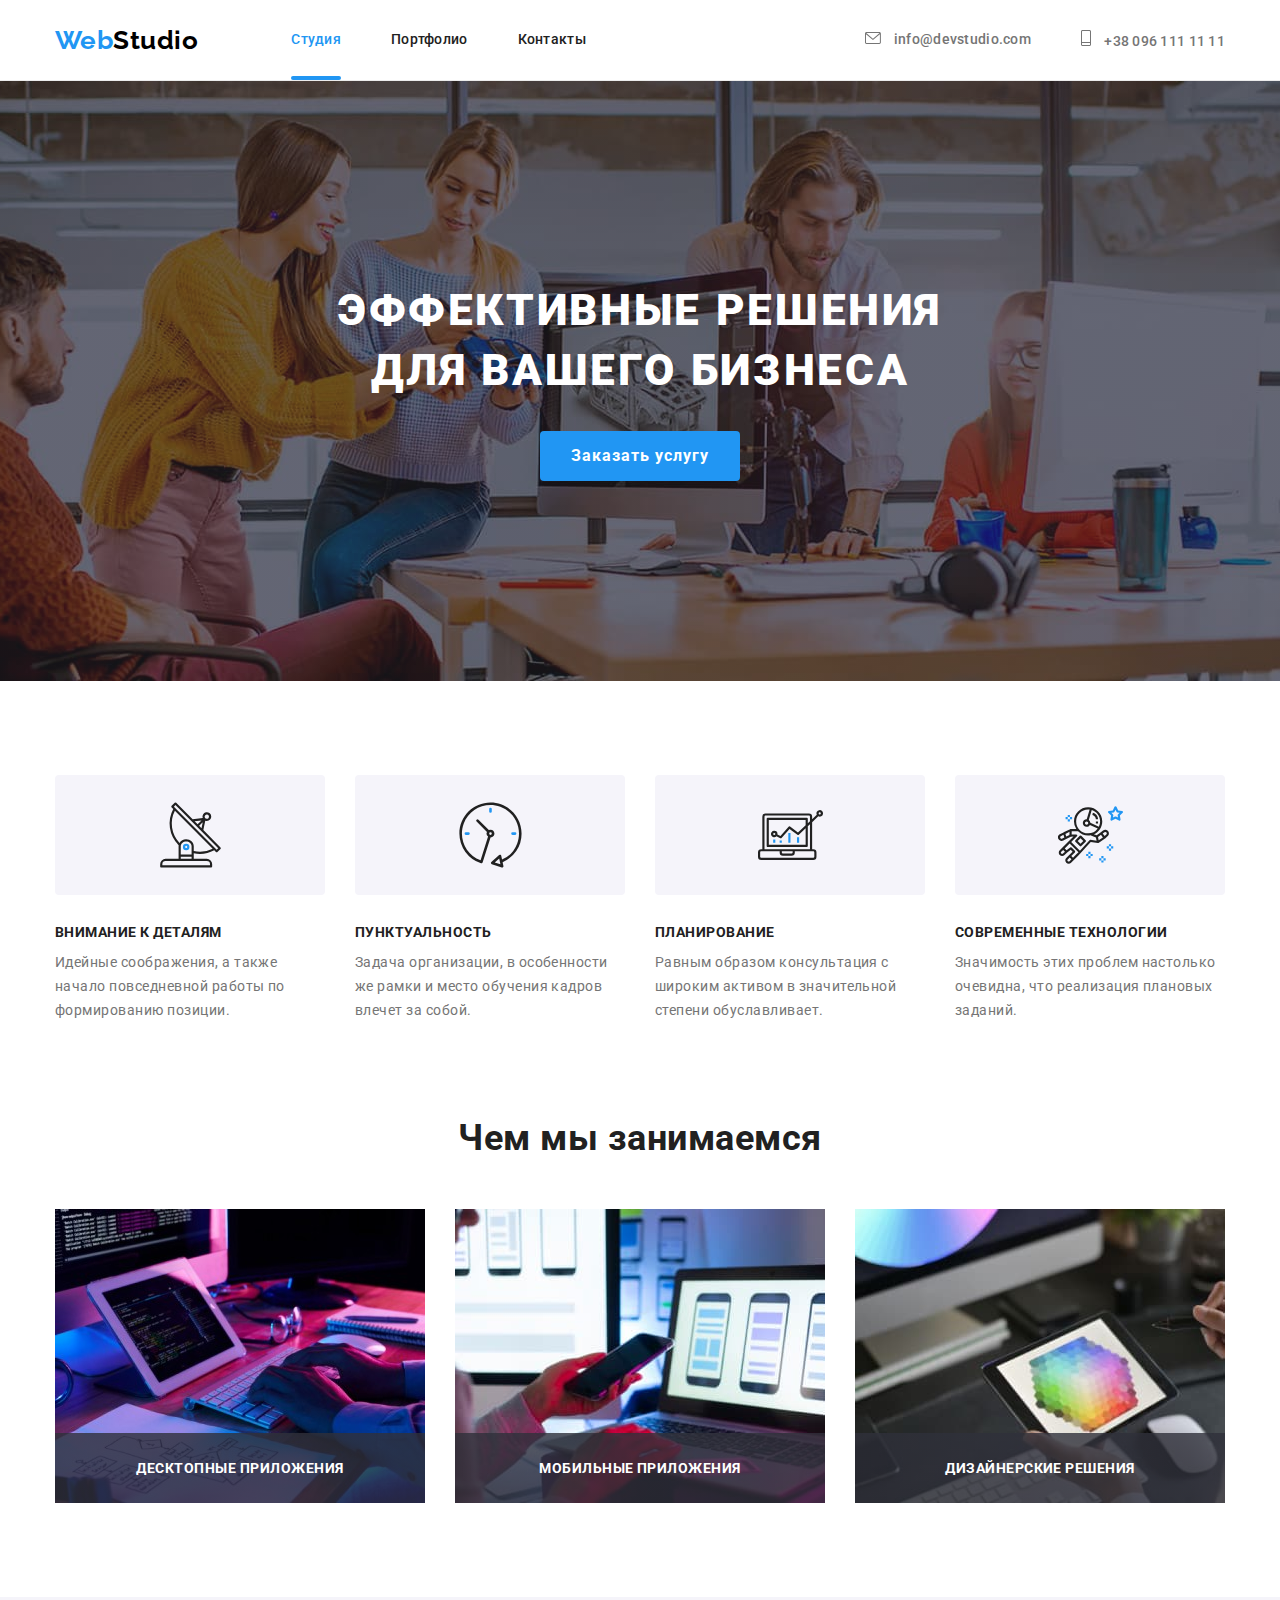
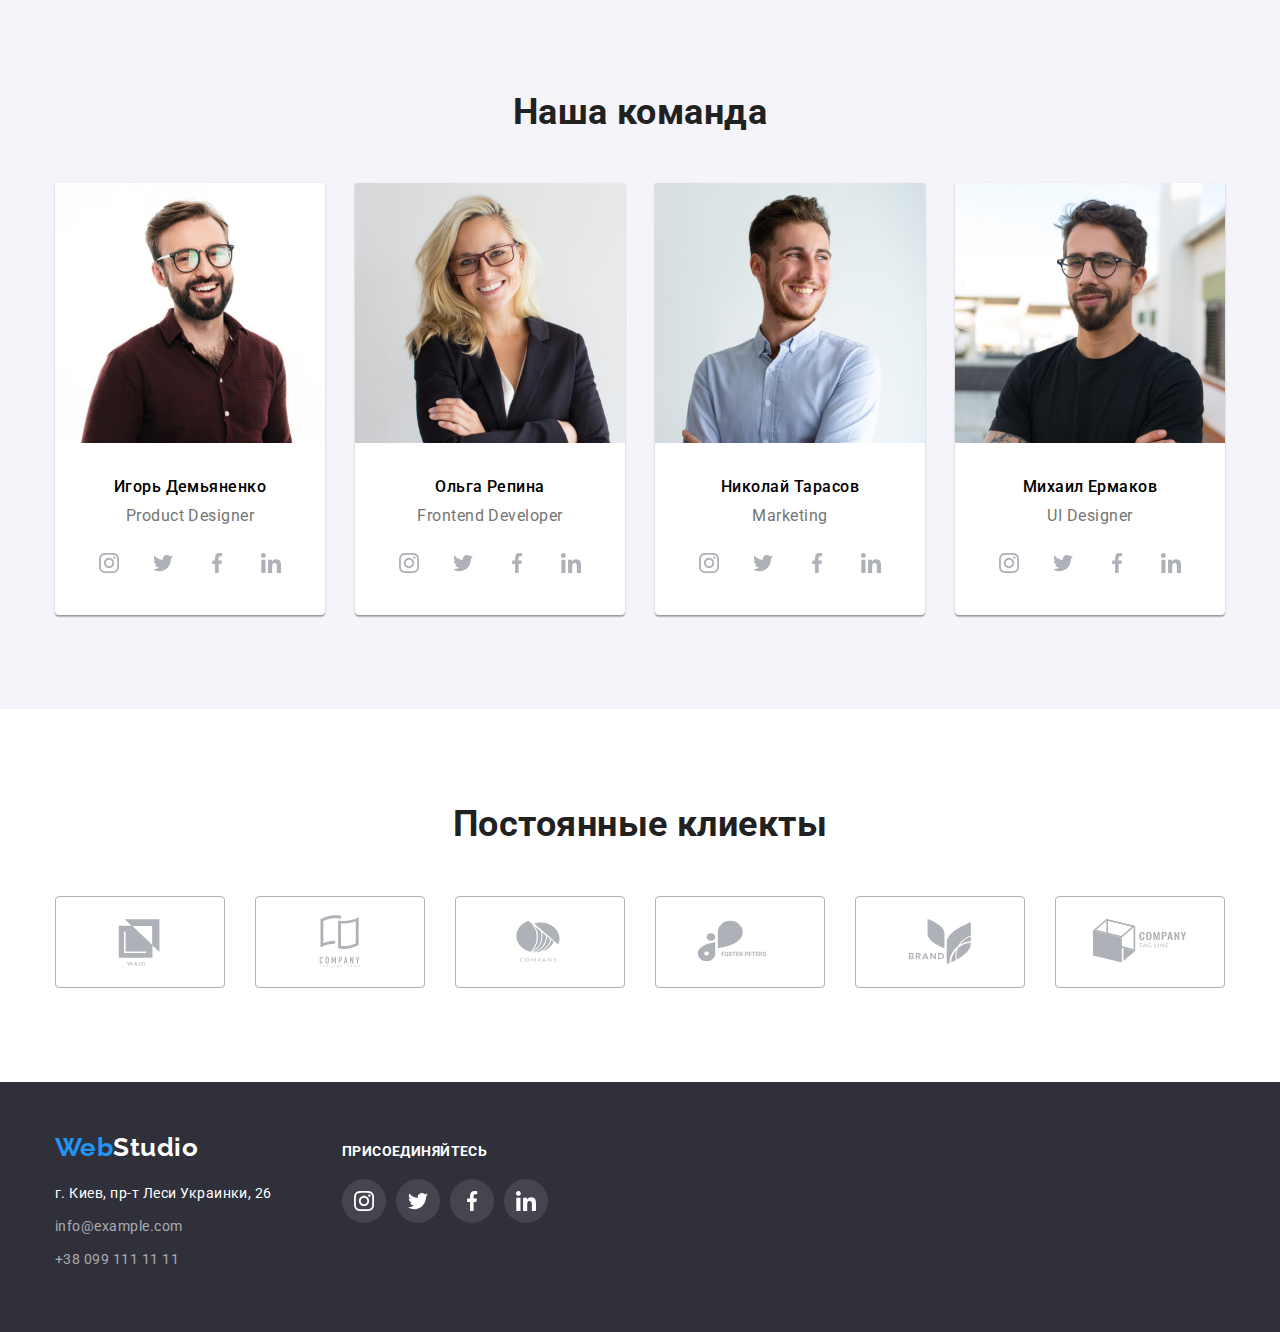
<file: index.html>
<!DOCTYPE html>
<html lang="ru">
  <head>
    <meta charset="UTF-8" />
    <meta http-equiv="X-UA-Compatible" content="IE=edge" />
    <meta name="viewport" content="width=device-width, initial-scale=1.0" />
    <title>Document</title>
    <link
      href="https://fonts.googleapis.com/css2?family=Raleway:wght@700&family=Roboto:wght@400;500;700;900&display=swap"
      rel="stylesheet"
    />
    <link
      rel="stylesheet"
      href="https://cdnjs.cloudflare.com/ajax/libs/modern-normalize/1.1.0/modern-normalize.min.css"
    />
    <link rel="stylesheet" href="./css/styles.css" />
  </head>
  <body class="body">
    <!-- хедер -->

    <header class="site-heder">
      <div class="container main-heder">
        <nav class="nav-title">
          <a href="./index.html" class="logo"
            ><span class="logo-web">Web</span><span class="logo-studio">Studio</span></a
          >
          <ul class="nav">
            <li class="item"><a class="link-nav current" href="">Студия</a></li>
            <li class="item"><a class="link-nav" href="./portfolio.html">Портфолио</a></li>
            <li class="item"><a class="link-nav" href="">Контакты</a></li>
          </ul>
        </nav>

        <ul class="auth">
          <li class="auth-item">
            <a class="link-auth" href="mailto:info@devstudio.com">
              <svg class="icon-auth" width="16" height="12">
                <use href="./images/symbol-defs.svg#icon-envelope"></use>
              </svg>
              info@devstudio.com</a
            >
          </li>
          <li class="auth-item">
            <a class="link-auth" href="tel:+380961111111">
              <svg class="icon-auth" width="10" height="16">
                <use href="./images/symbol-defs.svg#icon-Vector"></use>
              </svg>
              +38 096 111 11 11</a
            >
          </li>
        </ul>
      </div>
    </header>
    <!-- Розділ мейн -->
    <main class="primary">
      <!-- Герой -->
      <section class="hyro overlay">
        <div class="container">
          <h1 class="hyro-text">Эффективные решения для вашего бизнеса</h1>
          <button type="button" class="hyro-button" data-modal-open>Заказать услугу</button>
        </div>
      </section>
      <!-- Про роботу компанії -->
      <section class="section">
        <div class="container">
          <h2 class="visually-hidden">Наши преимущества</h2>
          <ul class="benefits">
            <li class="benefit-item">
              <div class="benefit-icon">
                <svg class="icon">
                  <use href="./images/symbol-defs.svg#icon-antenna-1"></use>
                </svg>
              </div>
              <h3 class="benefit-subtitle">внимание к деталям</h3>
              <p class="benefit-text">
                Идейные соображения, а также начало повседневной работы по формированию позиции.
              </p>
            </li>
            <li class="benefit-item">
              <div class="benefit-icon">
                <svg class="icon">
                  <use href="./images/symbol-defs.svg#icon-clock-1"></use>
                </svg>
              </div>
              <h3 class="benefit-subtitle">пунктуальность</h3>
              <p class="benefit-text">
                Задача организации, в особенности же рамки и место обучения кадров влечет за собой.
              </p>
            </li>
            <li class="benefit-item">
              <div class="benefit-icon">
                <svg class="icon">
                  <use href="./images/symbol-defs.svg#icon-diagram-1"></use>
                </svg>
              </div>
              <h3 class="benefit-subtitle">планирование</h3>
              <p class="benefit-text">
                Равным образом консультация с широким активом в значительной степени обуславливает.
              </p>
            </li>
            <li class="benefit-item">
              <div class="benefit-icon">
                <svg class="icon">
                  <use href="./images/symbol-defs.svg#icon-astronaut-1"></use>
                </svg>
              </div>
              <div>
                <h3 class="benefit-subtitle">современные технологии</h3>
                <p class="benefit-text">
                  Значимость этих проблем настолько очевидна, что реализация плановых заданий.
                </p>
              </div>
            </li>
          </ul>
        </div>
      </section>
      <!-- Наша работа -->
      <section class="work-section">
        <div class="container">
          <h2 class="work">Чем мы занимаемся</h2>
          <ul class="work-item">
            <li class="work-image">
              <img
                class="work-picture"
                src="./images/office.jpg"
                alt="The programer is working in the office"
                width="370"
              />
              <div class="work-absolute">Десктопные приложения</div>
            </li>
            <li class="work-image">
              <img
                class="work-picture"
                src="./images/smartphones.jpg"
                alt="The designer with smartphone"
                width="370"
              />
              <div class="work-absolute">Мобильные приложения</div>
            </li>
            <li class="work-image">
              <img
                class="work-picture"
                src="./images/colour.jpg"
                alt="The designer is selecting colors"
                width="370"
              />
              <div class="work-absolute">Дизайнерские решения</div>
            </li>
          </ul>
        </div>
      </section>
      <!-- Про команду -->
      <section class="section backcolor">
        <div class="container">
          <h2 class="title-team">Наша команда</h2>
          <ul class="team-item">
            <li class="team-image">
              <img src="./images/igor.jpg" alt="Product Designer" width="270" />
              <div class="inform-team">
                <h3 class="title-name">Игорь Демьяненко</h3>
                <p class="text-team">Product Designer</p>
              </div>
              <div class="network">
                <ul class="net-items">
                  <li class="net-list">
                    <a class="net-link" href="">
                      <svg class="net-icons" width="20px" height="20px">
                        <use href="./images/symbol-defs.svg#icon-instagram"></use>
                      </svg>
                    </a>
                  </li>
                  <li class="net-list">
                    <a class="net-link" href="">
                      <svg class="net-icons" width="20px" height="20px">
                        <use href="./images/symbol-defs.svg#icon-twitter-1"></use></svg
                    ></a>
                  </li>
                  <li class="net-list">
                    <a class="net-link" href="">
                      <svg class="net-icons" width="20px" height="20px">
                        <use href="./images/symbol-defs.svg#icon-facebook-1"></use></svg
                    ></a>
                  </li>
                  <li class="net-list">
                    <a class="net-link" href="">
                      <svg class="net-icons" width="20px" height="20px">
                        <use href="./images/symbol-defs.svg#icon-linkedin-1"></use></svg
                    ></a>
                  </li>
                </ul>
              </div>
            </li>
            <li class="team-image">
              <img src="./images/olga.jpg" alt="Frontend Developer" width="270" />
              <div class="inform-team">
                <h3 class="title-name">Ольга Репина</h3>
                <p class="text-team">Frontend Developer</p>
                <div class="network">
                  <ul class="net-items">
                    <li class="net-list">
                      <a class="net-link" href="">
                        <svg class="net-icons" width="20px" height="20px">
                          <use href="./images/symbol-defs.svg#icon-instagram"></use>
                        </svg>
                      </a>
                    </li>
                    <li class="net-list">
                      <a class="net-link" href="">
                        <svg class="net-icons" width="20px" height="20px">
                          <use href="./images/symbol-defs.svg#icon-twitter-1"></use></svg
                      ></a>
                    </li>
                    <li class="net-list">
                      <a class="net-link" href="">
                        <svg class="net-icons" width="20px" height="20px">
                          <use href="./images/symbol-defs.svg#icon-facebook-1"></use></svg
                      ></a>
                    </li>
                    <li class="net-list">
                      <a class="net-link" href="">
                        <svg class="net-icons" width="20px" height="20px">
                          <use href="./images/symbol-defs.svg#icon-linkedin-1"></use></svg
                      ></a>
                    </li>
                  </ul>
                </div>
              </div>
            </li>
            <li class="team-image">
              <img src="./images/nikolay.jpg" alt="Marketing" width="270" />
              <div class="inform-team">
                <h3 class="title-name">Николай Тарасов</h3>
                <p class="text-team">Marketing</p>
                <div class="network">
                  <ul class="net-items">
                    <li class="net-list">
                      <a class="net-link" href="">
                        <svg class="net-icons" width="20px" height="20px">
                          <use href="./images/symbol-defs.svg#icon-instagram"></use>
                        </svg>
                      </a>
                    </li>
                    <li class="net-list">
                      <a class="net-link" href="">
                        <svg class="net-icons" width="20px" height="20px">
                          <use href="./images/symbol-defs.svg#icon-twitter-1"></use></svg
                      ></a>
                    </li>
                    <li class="net-list">
                      <a class="net-link" href="">
                        <svg class="net-icons" width="20px" height="20px">
                          <use href="./images/symbol-defs.svg#icon-facebook-1"></use></svg
                      ></a>
                    </li>
                    <li class="net-list">
                      <a class="net-link" href="">
                        <svg class="net-icons" width="20px" height="20px">
                          <use href="./images/symbol-defs.svg#icon-linkedin-1"></use></svg
                      ></a>
                    </li>
                  </ul>
                </div>
              </div>
            </li>
            <li class="team-image">
              <img src="./images/misha.jpg" alt="UI Designer" width="270" />
              <div class="inform-team">
                <h3 class="title-name">Михаил Ермаков</h3>
                <p class="text-team">UI Designer</p>
                <div class="network">
                  <ul class="net-items">
                    <li class="net-list">
                      <a class="net-link" href="">
                        <svg class="net-icons" width="20px" height="20px">
                          <use href="./images/symbol-defs.svg#icon-instagram"></use>
                        </svg>
                      </a>
                    </li>
                    <li class="net-list">
                      <a class="net-link" href="">
                        <svg class="net-icons" width="20px" height="20px">
                          <use href="./images/symbol-defs.svg#icon-twitter-1"></use></svg
                      ></a>
                    </li>
                    <li class="net-list">
                      <a class="net-link" href="">
                        <svg class="net-icons" width="20px" height="20px">
                          <use href="./images/symbol-defs.svg#icon-facebook-1"></use></svg
                      ></a>
                    </li>
                    <li class="net-list">
                      <a class="net-link" href="">
                        <svg class="net-icons" width="20px" height="20px">
                          <use href="./images/symbol-defs.svg#icon-linkedin-1"></use></svg
                      ></a>
                    </li>
                  </ul>
                </div>
              </div>
            </li>
          </ul>
        </div>
      </section>
      <section class="section">
        <div class="container">
          <h2 class="title-clients">Постоянные клиекты</h2>

          <ul class="list-clients">
            <li class="item-clients">
              <a class="link-clients" href="">
                <svg class="icons-clients" width="106px" height="60px">
                  <use href="./images/symbol-defs.svg#icon-Logo"></use>
                </svg>
              </a>
            </li>
            <li class="item-clients">
              <a class="link-clients" href="">
                <svg class="icons-clients" width="106px" height="60px">
                  <use href="./images/symbol-defs.svg#icon-Logo-1"></use></svg
              ></a>
            </li>
            <li class="item-clients">
              <a class="link-clients" href="">
                <svg class="icons-clients" width="106px" height="60px">
                  <use href="./images/symbol-defs.svg#icon-Logo-2"></use></svg
              ></a>
            </li>
            <li class="item-clients">
              <a class="link-clients" href="">
                <svg class="icons-clients" width="106px" height="60px">
                  <use href="./images/symbol-defs.svg#icon-Logo-3"></use></svg
              ></a>
            </li>
            <li class="item-clients">
              <a class="link-clients" href="">
                <svg class="icons-clients" width="106px" height="60px">
                  <use href="./images/symbol-defs.svg#icon-Logo-4"></use></svg
              ></a>
            </li>
            <li class="item-clients">
              <a class="link-clients" href="">
                <svg class="icons-clients" width="106px" height="60px">
                  <use href="./images/symbol-defs.svg#icon-Logo-5"></use></svg
              ></a>
            </li>
          </ul>
        </div>
      </section>
    </main>
    <!-- Футер -->
    <footer class="site-footer">
      <div class="container footer">
        <d></d>
        <div class="footer-auth">
          <a href="./index.html" class="logo link-block"
            ><span class="logo-web">Web</span><span class="footer-studio">Studio</span>
          </a>
          <address class="address">
            <ul>
              <li>
                <a
                  class="footer-address"
                  href="https://goo.gl/maps/VeayQojqGneW1Sk49"
                  target="_blank"
                  rel="noreferrer noopener"
                >
                  г. Киев, пр-т Леси Украинки, 26</a
                >
              </li>
              <li class="footer-link">
                <a class="footer-data" href="mailto:info@example.com">info@example.com</a>
              </li>
              <li class="footer-link">
                <a class="footer-data" href="tel:+380991111111">+38 099 111 11 11</a>
              </li>
            </ul>
          </address>
        </div>
        <div class="footer-net">
          <h2 class="footer-subtitle">присоединяйтесь</h2>
          <ul class="footer-listnet">
            <li class="footer-itemnet">
              <a class="net-link f-link" href="">
                <svg class="net-icons f-icons" width="20px" height="20px">
                  <use href="./images/symbol-defs.svg#icon-instagram"></use>
                </svg>
              </a>
            </li>
            <li class="footer-itemnet">
              <a class="net-link f-link" href="">
                <svg class="net-icons f-icons" width="20px" height="20px">
                  <use href="./images/symbol-defs.svg#icon-twitter-1"></use>
                </svg>
              </a>
            </li>
            <li class="footer-itemnet">
              <a class="net-link f-link" href="">
                <svg class="net-icons f-icons" width="20px" height="20px">
                  <use href="./images/symbol-defs.svg#icon-facebook-1"></use>
                </svg>
              </a>
            </li>
            <li class="footer-itemnet">
              <a class="net-link f-link" href="">
                <svg class="net-icons f-icons" width="20px" height="20px">
                  <use href="./images/symbol-defs.svg#icon-linkedin-1"></use>
                </svg>
              </a>
            </li>
          </ul>
        </div>
      </div>
    </footer>

    <div class="backdrop is-hidden" data-modal>
      <div class="modal">
        <button class="btn-modal" data-modal-close>
          <svg class="net-icons close" width="18px" height="18px">
            <use href="./images/symbol-defs2.svg#icon-cross"></use>
          </svg>
        </button>
      </div>
    </div>
    <script src="./js/modal.js"></script>
  </body>
</html>
</file>
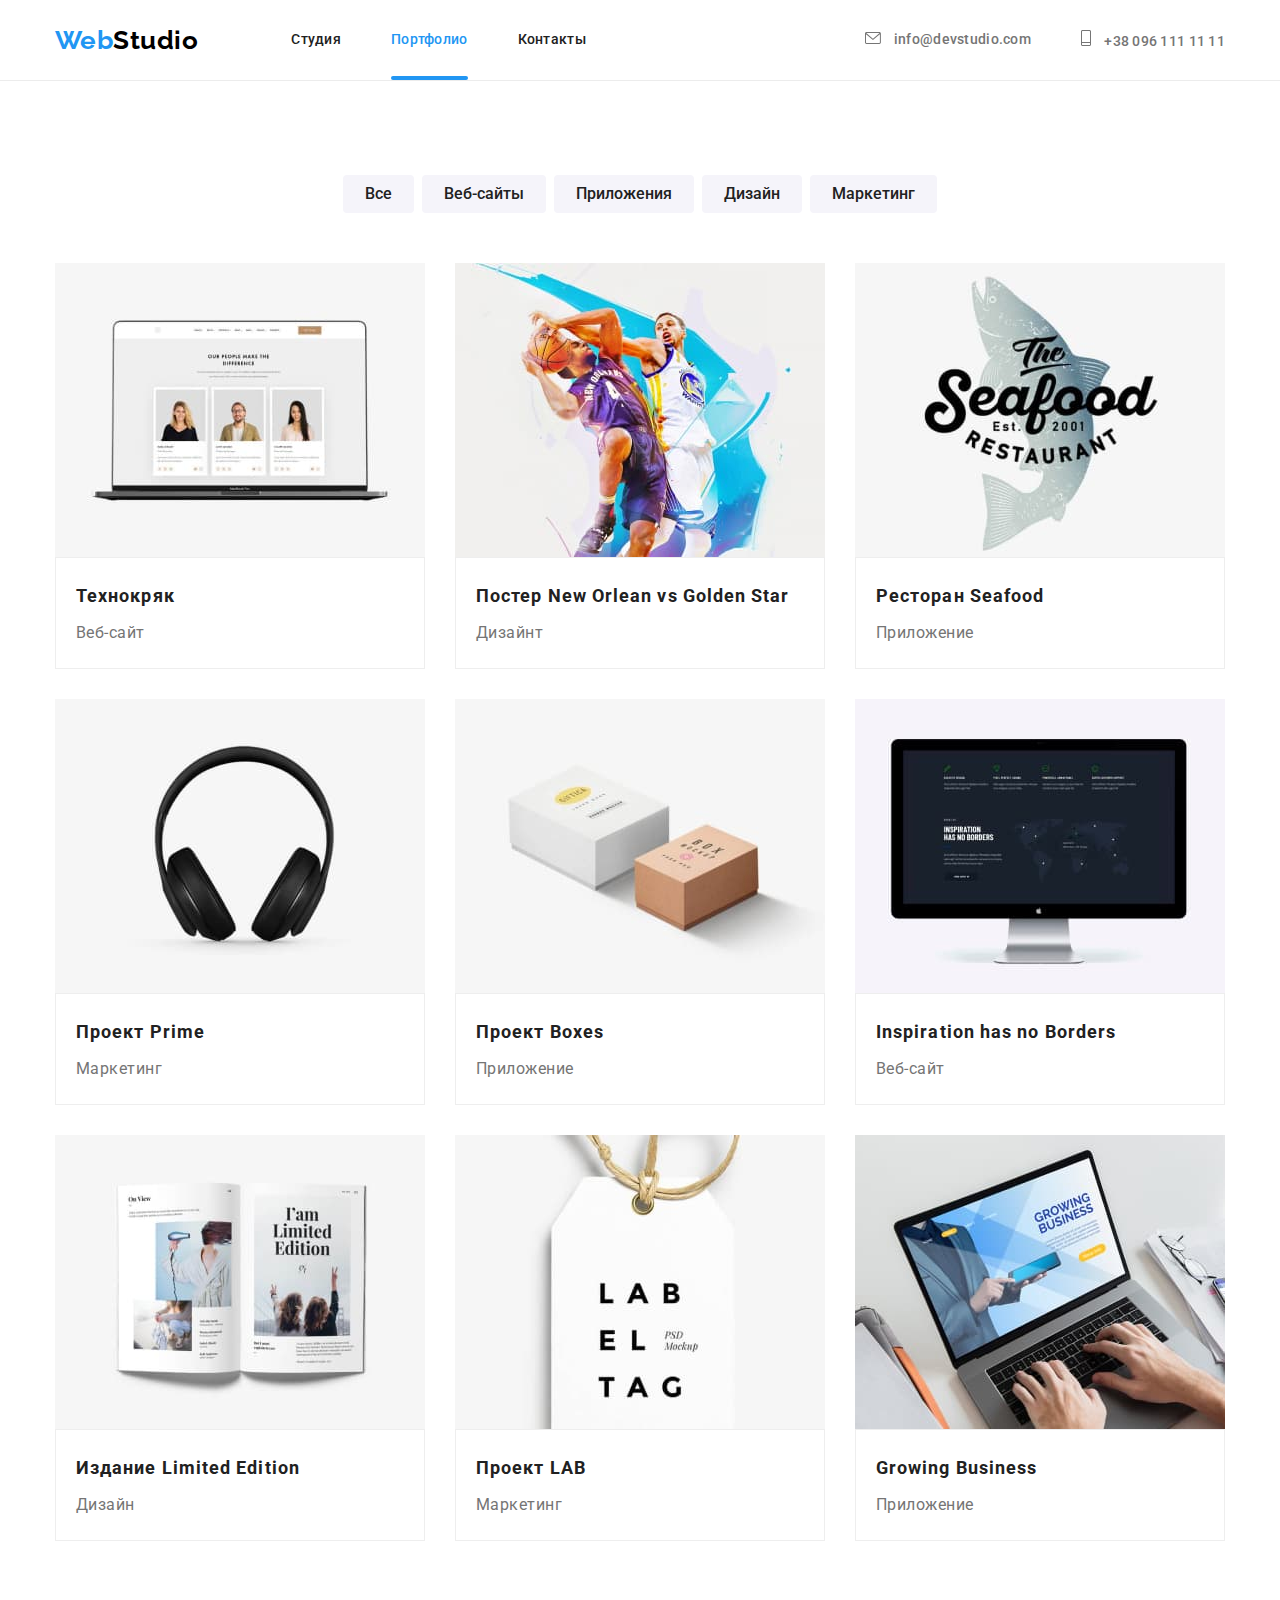
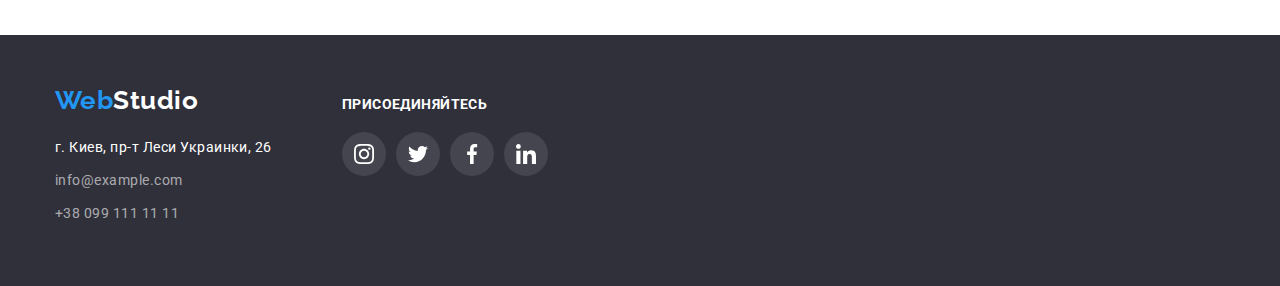
<file: portfolio.html>
<!DOCTYPE html>
<html lang="ru">
  <head>
    <meta charset="UTF-8" />
    <meta http-equiv="X-UA-Compatible" content="IE=edge" />
    <meta name="viewport" content="width=device-width, initial-scale=1.0" />
    <title>Document</title>
    <link
      href="https://fonts.googleapis.com/css2?family=Raleway:wght@700&family=Roboto:wght@400;500;700;900&display=swap"
      rel="stylesheet"
    />
    <link
      rel="stylesheet"
      href="https://cdnjs.cloudflare.com/ajax/libs/modern-normalize/1.1.0/modern-normalize.min.css"
    />
    <link rel="stylesheet" href="./css/styles.css" />
  </head>
  <body class="body">
    <!-- хедер -->
    <header class="site-heder">
      <div class="container main-heder">
        <nav class="nav-title">
          <a href="./index.html" class="logo"
            ><span class="logo-web">Web</span><span class="logo-studio">Studio</span></a
          >
          <ul class="nav">
            <li class="item"><a class="link-nav" href="./index.html">Студия</a></li>
            <li class="item"><a class="link-nav current" href="">Портфолио</a></li>
            <li class="item"><a class="link-nav" href="">Контакты</a></li>
          </ul>
        </nav>

        <ul class="auth">
          <li class="auth-item">
            <a class="link-auth" href="mailto:info@devstudio.com">
              <svg class="icon-auth" width="16" height="12">
                <use href="./images/symbol-defs.svg#icon-envelope"></use>
              </svg>
              info@devstudio.com</a
            >
          </li>
          <li class="auth-item">
            <a class="link-auth" href="tel:+380961111111">
              <svg class="icon-auth" width="10" height="16">
                <use href="./images/symbol-defs.svg#icon-Vector"></use>
              </svg>
              +38 096 111 11 11</a
            >
          </li>
        </ul>
      </div>
    </header>
    <!-- розділ мейн -->
    <main>
      <!-- Портфолио -->
      <section class="section">
        <div class="container">
          <h1 class="visually-hidden">Портфолио</h1>
          <ul class="btn-flex">
            <li class="btn-flex-element"><button class="btn" type="button">Все</button></li>
            <li class="btn-flex-element"><button class="btn" type="button">Веб-сайты</button></li>
            <li class="btn-flex-element"><button class="btn" type="button">Приложения</button></li>
            <li class="btn-flex-element"><button class="btn" type="button">Дизайн</button></li>
            <li class="btn-flex-element"><button class="btn" type="button">Маркетинг</button></li>
          </ul>
          <ul class="list-portfolio">
            <li class="flex-element">
              <a class="link-portfolio" href="">
                <div class="img-relative">
                  <img
                    class="img"
                    src="./images/macbook.jpg"
                    alt="people make the difference"
                    width="370"
                    height="294"
                  />
                  <div class="text-overlay">
                    <p class="text-img">
                      Ресурс предлагает комплексные предложения с разным уровнем функционала и
                      сервисов. Все это позволит посетителю получить исчерпывающие сведения о
                      компании или частном лице.
                    </p>
                  </div>
                </div>
                <div class="imeges">
                  <h2 class="title-portfolio">Технокряк</h2>
                  <p class="text-portfolio">Веб-сайт</p>
                </div>
              </a>
            </li>
            <li class="flex-element">
              <a class="link-portfolio" href="">
                <div class="img-relative">
                  <img
                    class="img"
                    src="./images/basketball.jpg"
                    alt="dynamic game"
                    width="370"
                    height="294"
                  />
                  <div class="text-overlay">
                    <p class="text-img">
                      Ресурс предлагает комплексные предложения с разным уровнем функционала и
                      сервисов. Все это позволит посетителю получить исчерпывающие сведения о
                      компании или частном лице.
                    </p>
                  </div>
                </div>
                <div class="imeges">
                  <h2 class="title-portfolio">Постер New Orlean vs Golden Star</h2>
                  <p class="text-portfolio">Дизайнт</p>
                </div>
              </a>
            </li>
            <li class="flex-element">
              <a class="link-portfolio" href="">
                <div class="img-relative">
                  <img
                    class="img"
                    src="./images/restourant.jpg"
                    alt="restaurant sign"
                    width="370"
                    height="294"
                  />
                  <div class="text-overlay">
                    <p class="text-img">
                      Ресурс предлагает комплексные предложения с разным уровнем функционала и
                      сервисов. Все это позволит посетителю получить исчерпывающие сведения о
                      компании или частном лице.
                    </p>
                  </div>
                </div>
                <div class="imeges">
                  <h2 class="title-portfolio">Ресторан Seafood</h2>
                  <p class="text-portfolio">Приложение</p>
                </div>
              </a>
            </li>
            <li class="flex-element">
              <a class="link-portfolio" href="">
                <div class="img-relative">
                  <img
                    class="img"
                    src="./images/earphones.jpg"
                    alt="black earphones"
                    width="370"
                    height="294"
                  />
                  <div class="text-overlay">
                    <p class="text-img">
                      Ресурс предлагает комплексные предложения с разным уровнем функционала и
                      сервисов. Все это позволит посетителю получить исчерпывающие сведения о
                      компании или частном лице.
                    </p>
                  </div>
                </div>
                <div class="imeges">
                  <h2 class="title-portfolio">Проект Prime</h2>
                  <p class="text-portfolio">Маркетинг</p>
                </div>
              </a>
            </li>
            <li class="flex-element">
              <a class="link-portfolio" href="">
                <div class="img-relative">
                  <img
                    class="img"
                    src="./images/boxes.jpg"
                    alt="two boxes"
                    width="370"
                    height="294"
                  />
                  <div class="text-overlay">
                    <p class="text-img">
                      Ресурс предлагает комплексные предложения с разным уровнем функционала и
                      сервисов. Все это позволит посетителю получить исчерпывающие сведения о
                      компании или частном лице.
                    </p>
                  </div>
                </div>
                <div class="imeges">
                  <h2 class="title-portfolio">Проект Boxes</h2>
                  <p class="text-portfolio">Приложение</p>
                </div>
              </a>
            </li>
            <li class="flex-element">
              <a class="link-portfolio" href="">
                <div class="img-relative">
                  <img
                    class="img"
                    src="./images/monitor.jpg"
                    alt="Inspiration"
                    width="370"
                    height="294"
                  />
                  <div class="text-overlay">
                    <p class="text-img">
                      Ресурс предлагает комплексные предложения с разным уровнем функционала и
                      сервисов. Все это позволит посетителю получить исчерпывающие сведения о
                      компании или частном лице.
                    </p>
                  </div>
                </div>
                <div class="imeges">
                  <h2 class="title-portfolio">Inspiration has no Borders</h2>
                  <p class="text-portfolio">Веб-сайт</p>
                </div>
              </a>
            </li>
            <li class="flex-element">
              <a class="link-portfolio" href="">
                <div class="img-relative">
                  <img
                    class="img"
                    src="./images/book.jpg"
                    alt="Limited Edition"
                    width="370"
                    height="294"
                  />
                  <div class="text-overlay">
                    <p class="text-img">
                      Ресурс предлагает комплексные предложения с разным уровнем функционала и
                      сервисов. Все это позволит посетителю получить исчерпывающие сведения о
                      компании или частном лице.
                    </p>
                  </div>
                </div>
                <div class="imeges">
                  <h2 class="title-portfolio">Издание Limited Edition</h2>
                  <p class="text-portfolio">Дизайн</p>
                </div>
              </a>
            </li>
            <li class="flex-element">
              <a class="link-portfolio" href="">
                <div class="img-relative">
                  <img
                    class="img"
                    src="./images/labeltag.jpg"
                    alt="label"
                    width="370"
                    height="294"
                  />
                  <div class="text-overlay">
                    <p class="text-img">
                      Ресурс предлагает комплексные предложения с разным уровнем функционала и
                      сервисов. Все это позволит посетителю получить исчерпывающие сведения о
                      компании или частном лице.
                    </p>
                  </div>
                </div>
                <div class="imeges">
                  <h2 class="title-portfolio">Проект LAB</h2>
                  <p class="text-portfolio">Маркетинг</p>
                </div>
              </a>
            </li>
            <li class="flex-element">
              <a class="link-portfolio" href="">
                <div class="img-relative">
                  <img
                    class="img"
                    src="./images/notebook.jpg"
                    alt="Growing Business"
                    width="370"
                    height="294"
                  />
                  <div class="text-overlay">
                    <p class="text-img">
                      Ресурс предлагает комплексные предложения с разным уровнем функционала и
                      сервисов. Все это позволит посетителю получить исчерпывающие сведения о
                      компании или частном лице.
                    </p>
                  </div>
                </div>
                <div class="imeges">
                  <h2 class="title-portfolio">Growing Business</h2>
                  <p class="text-portfolio">Приложение</p>
                </div>
              </a>
            </li>
          </ul>
        </div>
      </section>
    </main>
    <!-- Футер -->
    <footer class="site-footer">
      <div class="container">
        <ul class="footer">
          <li class="footer-auth">
            <a href="./index.html" class="logo link-block"
              ><span class="logo-web">Web</span><span class="footer-studio">Studio</span></a
            >
            <address class="address">
              <ul>
                <li>
                  <a
                    class="footer-address"
                    href="https://goo.gl/maps/VeayQojqGneW1Sk49"
                    target="_blank"
                    rel="noreferrer noopener"
                    >г. Киев, пр-т Леси Украинки, 26</a
                  >
                </li>
                <li class="footer-link">
                  <a class="footer-data" href="mailto:info@example.com">info@example.com</a>
                </li>
                <li class="footer-link">
                  <a class="footer-data" href="tel:+380991111111">+38 099 111 11 11</a>
                </li>
              </ul>
            </address>
          </li>
          <li class="footer-web">
            <div class="footer-net">
              <h2 class="footer-subtitle">присоединяйтесь</h2>
              <ul class="footer-listnet">
                <li class="footer-itemnet">
                  <a class="net-link f-link" href="">
                    <svg class="net-icons f-icons" width="20px" height="20px">
                      <use href="./images/symbol-defs.svg#icon-instagram"></use>
                    </svg>
                  </a>
                </li>
                <li class="footer-itemnet">
                  <a class="net-link f-link" href="">
                    <svg class="net-icons f-icons" width="20px" height="20px">
                      <use href="./images/symbol-defs.svg#icon-twitter-1"></use>
                    </svg>
                  </a>
                </li>
                <li class="footer-itemnet">
                  <a class="net-link f-link" href="">
                    <svg class="net-icons f-icons" width="20px" height="20px">
                      <use href="./images/symbol-defs.svg#icon-facebook-1"></use>
                    </svg>
                  </a>
                </li>
                <li class="footer-itemnet">
                  <a class="net-link f-link" href="">
                    <svg class="net-icons f-icons" width="20px" height="20px">
                      <use href="./images/symbol-defs.svg#icon-linkedin-1"></use>
                    </svg>
                  </a>
                </li>
              </ul>
            </div>
          </li>
        </ul>
      </div>
    </footer>
    <script src="./js/modal.js"></script>
  </body>
</html>
</file>
<file: css/styles.css>
/* primary-text-color  #212121
secondary-text-color #757575
background-color #2196F3 #000000*/


:root {
    --primary-text-color: #212121;
    --secondary-text-color: #757575;
    --bg-hover-logo: #2196F3
}

/* BODY */
.body {
    --primary-text-color: #212121;
    font-family: Roboto, sans-serif;
    letter-spacing: 0.03em
}

a {text-decoration: none;}

ul {
    list-style: none;
}

h1,h2,h3,p,ul { 
    margin: 0;
    padding: 0;
} 
.container {
   
    width: 1200px;
    margin-right: auto;
    margin-left: auto;
    padding-right: 15px;
    padding-left: 15px;

    
  
}

/* HEDER */


/* Main-heder */
.site-heder {
    border-bottom: 1px solid #ECECEC;
}
.main-heder,
.nav-title {
    display: flex;
    align-items: center;
}

/* logo */
.logo-web {
    color: var(--bg-hover-logo);
}
.logo-studio {
    color: #000000;
}
.logo {
    margin-right: 93px;

    font-family: 'Raleway';
        font-weight: 700;
        font-size: 26px;
        line-height: 1.19;

        text-decoration: none;
}

/* link-nav */
.nav {
    display: flex;
}


.nav .item:not(:last-child) {
    margin-right: 50px;
}

.item {
    position: relative;
}

.link-nav {
    display: block;
    padding-top: 32px;
    padding-bottom: 32px;

        color: var(--primary-text-color);
  
        font-weight: 500;
        font-size: 14px;
        line-height: 1.14;
        letter-spacing: 0.02em;

        transition: 250ms cubic-bezier(0.4,
                    0,
                    0.2,
                    1);
        }
.link-nav.current {
    color: var(--bg-hover-logo);
}

.current::after {
    content: "";
    position: absolute;
    bottom: 0;
    left: 0;
    width: 100%;
    height: 4px;
    color: var(--bg-hover-logo);
    background: var(--bg-hover-logo);
    border-radius: 2px;
}

.link-nav:hover,
.link-nav:focus {
    color: var(--bg-hover-logo);
   
}

/* link-auth */

.auth {
    display: flex;
    margin-left: auto;
}

.auth .auth-item + .auth-item {
    margin-left: 50px;
}

.link-auth {


    color: var(--secondary-text-color);

        font-weight: 500;
        font-size: 14px;
        line-height: 1.14;
        letter-spacing: 0.02em;

        transition: 250ms cubic-bezier(0.4, 0, 0.2, 1);
}

.link-auth:hover,
.link-auth:focus {
    color: var(--bg-hover-logo);
    /* fill: var(--bg-hover-logo); */
}

.link-auth:hover .icon-auth, 
.link-auth:focus .icon-auth {
    fill: var(--bg-hover-logo);
   
}


.icon-auth {
   
    margin-right: 10px;
    fill: var(--secondary-text-color);
}




/* HYRO */
.hyro {
    text-align: center;
    padding-top: 200px;
    padding-bottom: 200px;
    
    
}

.overlay {
    margin-right: auto;
    margin-left: auto;
    max-width: 1600px;
    height: 600px;
    background-image: linear-gradient(to right,
                rgba(47, 48, 58, 0.4),
                rgba(47, 48, 58, 0.4)),
                url("../images/bcg.jpg");
    background-repeat: no-repeat;
    background-position: center;
}

.hyro-text {
    color: #FFFFFF;

        font-weight: 900;
        font-size: 44px;
        line-height: 1.36;
       
        letter-spacing: 0.06em;
        text-transform: uppercase;

        width: 696px;
        height: 120px;
        margin-right: auto;
        margin-left: auto;
        margin-bottom: 30px;

}
.hyro-button {
    background-color: var(--bg-hover-logo);
    color: #FFFFFF;
    border: none;
    cursor: pointer;

        font-weight: 700;
        font-size: 16px;
        line-height: 1.88;
        letter-spacing: 0.06em;
        font-family: inherit;

    min-width: 200px;
    height: 50px;
    border-radius: 4px;
    padding: 0px;
  
}

.backdrop {
    position: fixed;
    top:0;
    left:0;
    width: 100%;
    height: 100%;
    background-color: rgba(0, 0, 0, 0.2);
    opacity: 1;
    transition: opacity 250ms cubic-bezier(0.4, 0, 0.2, 1),
    visibility 250ms cubic-bezier(0.4, 0, 0.2, 1);
}

.backdrop.is-hidden {
    opacity: 0;
    pointer-events: none;
    visibility: hidden;
}

.backdrop.is-hidden .modal {
    transform: translate(-50%, -50%) scale(0.7);
}

.modal {
    position: absolute;
    top: 50%;
    left: 50%;
    transform: translate(-50%, -50%) scale(1);
    transition: transform 250ms cubic-bezier(0.4, 0, 0.2, 1),
    opacity 250ms cubic-bezier(0.4, 0, 0.2, 1);

    width: 528px;
    height: 581px;


    background-color: #ffffff;
    box-shadow: 0px 1px 3px rgba(0, 0, 0, 0.12), 0px 1px 1px rgba(0, 0, 0, 0.14), 0px 2px 1px rgba(0, 0, 0, 0.2);
    border-radius: 4px;

}   

.btn-modal {
position: absolute;
top:8px;
right:8px;
display: flex;
justify-content: center;
align-items: center;
width: 30px;
height: 30px;
border-radius: 50%;
border-color: rgba(0, 0, 0, 0.1);
background-color: #ffffff;
}
.close {

   
}

/* about company */

.section {
    padding-top: 94px;
        padding-bottom: 94px;
}

.visually-hidden {
    position: absolute;
    width: 1px;
    height: 1px;
    margin: -1px;
    border: 0;
    padding: 0;

    white-space: nowrap;
    clip-path: inset(100%);
    clip: rect(0 0 0 0);
    overflow: hidden;
}

.benefits {
    display: flex;

}

.benefit-item { 

    margin-right: 30px;
}
.benefit-item:last-child {
    margin-right: 0px;
}

.benefit-icon {
    display: flex;
    background: #F5F4FA;
    border-radius: 4px;
    justify-content: center;
    align-items: center;
    margin-bottom: 30px;
    height: 120px;
}

.icon {
    width: 65px;
    height: 70px;
}

.benefit-subtitle {

    color: var(--primary-text-color);

        font-weight: 700;
        font-size: 14px;
        line-height: 1.14;
        text-transform: uppercase;

        margin-bottom: 10px;
}
.benefit-text {


    color: var(--secondary-text-color);
        width: 270px;
        font-weight: 400;
        font-size: 14px;
        line-height: 1.71;
}
/* work */
.work-section { 
    padding-bottom: 94px;
}
.work-item {
    display: flex;
    
    
}
.work-image {
    position: relative;
    margin-right: 30px;

}

.work-image:last-child {
    margin-right: 0px;
}

.work {
    color: var(--primary-text-color);

        font-weight: 700;
        font-size: 36px;
        line-height: 1.17;
        text-align: center;

        margin-bottom: 50px;
}

.work-picture {
    display: block;
}

.work-absolute {
    position: absolute;
    width: 100%;
    height: 70px;
    bottom: 0;
    padding-top: 27px;
    padding-bottom: 27px;

        font-style: normal;
        font-weight: 700;
        font-size: 14px;
        line-height: 16px;
        text-align: center;
        text-transform: uppercase;

        color: #FFFFFF;
        background-image: linear-gradient(to right,
                    rgba(47, 48, 58, 0.8),
                    rgba(47, 48, 58, 0.8));
}

/* TEAM */
.backcolor {
    background-color: #F5F4FA;

}
.title-team {

    color: var(--primary-text-color);

        font-weight: 700;
        font-size: 36px;
        line-height: 1.17;
        text-align: center;

        margin-bottom: 50px;
}

.team-item {
    display: flex;

}

.team-image {

        width: calc((100%-90px) / 4);
        margin-right: 30px;
        background-color: #FFFFFF;
        box-shadow: 0px 1px 3px rgba(0, 0, 0, 0.12), 0px 1px 1px rgba(0, 0, 0, 0.14), 0px 2px 1px rgba(0, 0, 0, 0.2);
        border-radius: 0px 0px 4px 4px
}
.team-image:last-child {
    margin-right: 0;
}

.inform-team {
    padding-top: 30px;
}

.title-name {

        font-weight: 500;
        font-size: 16px;
        line-height: 1.19;
        text-align: center;
        margin-bottom: 10px;
}
.text-team {
    color: var(--secondary-text-color);

            font-weight: 400;
            font-size: 16px;
            line-height: 1.19;
            text-align: center;
            margin-bottom: 16px;

}
.network {
padding-left: 32px;
    padding-right: 32px;
    padding-bottom: 30px;
}

.net-items {
display: flex;
justify-content: center;
align-items: center;
}

.net-link {
display: flex;
    width: 44px;
    height: 44px;
    align-items: center;
    justify-content: center;
    border-radius: 50px;
    fill: #AFB1B8;

    transition: 250ms cubic-bezier(0.4,
                0,
                0.2,
                1);
}
.net-list:not(:last-child) {
    margin-right: 10px;
}

.net-link:hover,
.net-link:focus {
    background-color: var(--bg-hover-logo);
    border-radius: 50px;
    fill: #FFFFFF;
    
}
.net-link:hover .net-icons,
.net-link:focus .net-icons {
fill: #FFFFFF;
transition: 250ms cubic-bezier(0.4,
            0,
            0.2,
            1);
}

  /* border-radius: 50px; */
  /* fill: #FFFFFF; */

/* CLIENTS */
.title-clients {
    color: var(--primary-text-color);
    font-weight: 700;
    font-size: 36px;
    line-height: 1.17;
    text-align: center;
    margin-bottom: 50px;
}

.list-clients {
display: flex;
justify-content: center;
align-items: center;

}



.link-clients {
    display: flex;
    border: 1px solid #AFB1B8;
    justify-content: center;
    align-items: center;
    border-radius: 4px;
    width: 170px;
    height: 92px;

        transition: 250ms cubic-bezier(0.4,
                    0,
                    0.2,
                    1);
   
}

.link-clients:hover,
.link-clients:focus {
    color: var(--bg-hover-logo);
    border-color: var(--bg-hover-logo);

}


.link-clients:hover .icons-clients,
.link-clients:focus .icons-clients {
    fill: var(--bg-hover-logo);

}

.item-clients:not(:last-child) {
    margin-right: 30px;
}

.icons-clients {
    fill: #AFB1B8;

        transition: 250ms cubic-bezier(0.4,
                    0,
                    0.2,
                    1);

}
.icons-clients:hover,
.icons-clients:focus {
    fill: var(--bg-hover-logo);
    transition: 250ms cubic-bezier(0.4,
                0,
                0.2,
                1);
}


/* --FOOTER-- */

.site-footer {
    background-color: #2F303A;
    padding-top: 50px;
    padding-bottom: 60px;
}

.footer {
    display: flex;
    align-items: baseline;
}

.footer-auth {
    margin-right: 70px;
}

.footer-studio {
    color: #FFFFFF;
}


.link-block {
    display: block;
    margin-right: auto;
    margin-bottom: 20px;
}


.address {
    font-family: Roboto, sans-serif;
    
}

.footer-address {

        display: block;        
    color: #FFFFFF;

        font-weight: 400;
        font-size: 14px;
        line-height: 1.71;
        font-style: normal;

}

.footer-link {
    margin-top: 9px;
}

.footer-data {

        display: block;
    color: rgba(255, 255, 255, 0.6);

        font-weight: 400;
        font-size: 14px;
        line-height: 1.71;
        font-style: normal;

        transition: 250ms cubic-bezier(0.4,
                    0,
                    0.2,
                    1);
}


.footer-data:hover,
.footer-data:focus {
    color: var(--bg-hover-logo);
  
}

.footer-subtitle {
     color: #FFFFFF;
        font-style: normal;
        font-weight: 700;
        font-size: 14px;
        line-height: 16px;
        letter-spacing: 0.03em;
        text-transform: uppercase;
        margin-bottom: 20px;
}

.footer-listnet {
    display: flex;
    justify-content: center;
    align-items: center;
}
.f-link {
    background: rgba(255, 255, 255, 0.1);

}

.footer-itemnet:not(:last-child) {
    margin-right: 10px;
}
.f-icons {
    fill: #FFFFFF;
    
}

/* SECOND page */
/* section button */

.btn-flex {
    display: flex;
    margin-left: auto;
    margin-right: auto;
    justify-content: center;
    margin-bottom: 50px;
}

.btn-flex-element {

    margin-right: 8px;
    
}

.btn-flex-element:last-child {
    margin-right: 0px;
}

.btn {background-color: rgba(245, 244, 250, 1);
color: var(--primary-text-color);
border: none;
cursor: pointer;

    font-weight: 500;
    font-size: 16px;
    line-height: 1.63;
    text-align: center;
    font-family: inherit;

    border-radius: 4px;

    padding: 6px 22px;

    transition: 250ms cubic-bezier(0.4,
                0,
                0.2,
                1);
}

.btn-element {
    display: block;
    padding: 6px 22px;
}

.btn:hover,
.btn:focus {
    background-color: var(--bg-hover-logo);
    color: rgba(255, 255, 255, 1);
    box-shadow: 0px 3px 1px rgba(0, 0, 0, 0.1), 0px 1px 2px rgba(0, 0, 0, 0.08), 0px 2px 2px rgba(0, 0, 0, 0.12);
    border-radius: 4px;
   
}

.list-portfolio {
    display: flex;
    margin-right: auto;
    margin-left: auto;
    flex-wrap: wrap;

    
}

.flex-element {
   
    width: 370px;
    margin-right: 30px;
    margin-bottom: 30px;

    transition: transform 250ms cubic-bezier(0.4,
                0,
                0.2,
                1);
    
    
}
.flex-element:hover {
    
    box-shadow: 0px 1px 1px rgba(0, 0, 0, 0.12), 0px 4px 4px rgba(0, 0, 0, 0.06), 1px 4px 6px rgba(0, 0, 0, 0.16);
}

.flex-element:nth-child(3n) {
    margin-right: 0px;
}
.flex-element:nth-last-child(-n + 3) {
    margin-bottom: 0px;
}

 .img-relative { 
    position: relative;
    overflow: hidden;
}

/*.img-relative::before {
    content: "";
    position: absolute;
    bottom: 0;
    display: inline-block;
    width: 100%;
    height: 100%;
    background-color: rgb(255, 127, 127,0.5);
    
    transform: translateY(100%);
}*/

.text-overlay {
 
    position: absolute;
    top: 0;
    width: 100%;
    height: 100%;

 background-color: rgba(33, 150, 243, 0.9);
    color: #FFFFFF;
    transform: translateY(100%);
    
    transition: transform 250ms cubic-bezier(0.4,
                0,
                0.2,
                1),
    opacity 250ms cubic-bezier(0.4,
            0,
            0.2,
            1);

}

.link-portfolio:hover .text-overlay,
.link-portfolio:focus .text-overlay {
transform: translateY(0);
opacity: 1;

} 



.text-img {

        padding: 63px 24px;
        color: #FFFFFF;
        font-style: normal;
        font-weight: 400;
        font-size: 18px;
        line-height: 1.56;

}

/* BLOK PORTFOLIO */
/* =================== */

.img {
    display: block;
}
.imeges {
    padding: 20px;
    border: 1px solid #EEEEEE;
}

.title-portfolio {

    color: var(--primary-text-color);

        font-weight: 700;
        font-size: 18px;
        line-height: 2;
        letter-spacing: 0.06em;
}
.text-portfolio {
    
        margin-top: 4px;
    color: var(--secondary-text-color);

        font-weight: 400;
        font-size: 16px;
        line-height: 1.88;

}
</file>
